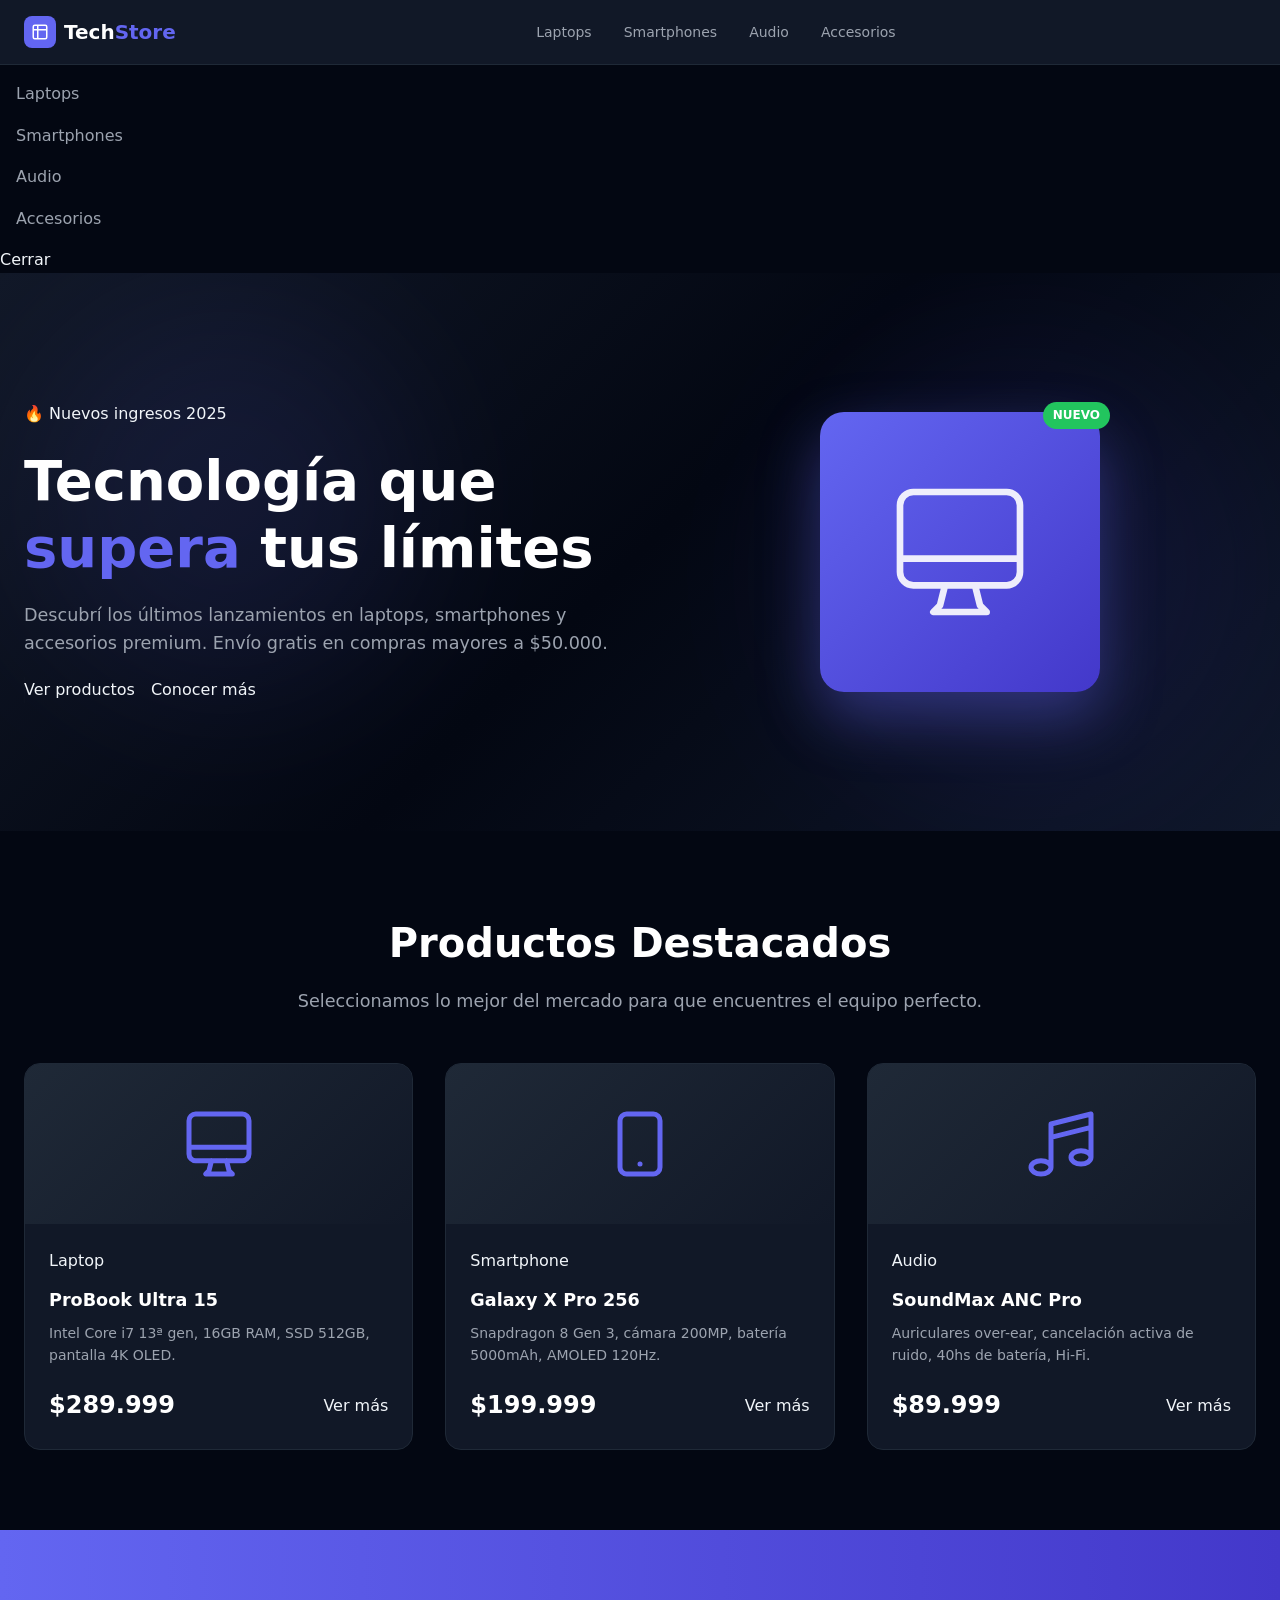
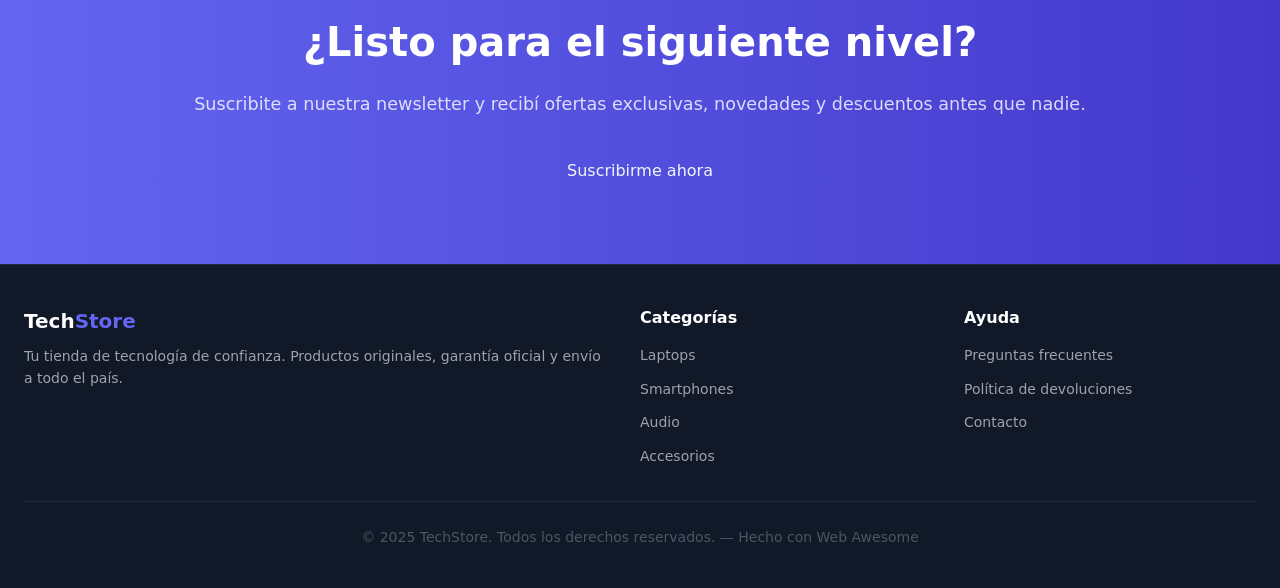
<file: reto5 (2)/version-con-otro-framework/index.html>
<!DOCTYPE html>
<html lang="es">
<head>
  <meta charset="UTF-8" />
  <meta name="viewport" content="width=device-width, initial-scale=1.0"/>
  <title>TechStore — Tecnología al Límite</title>

  <!-- Web Awesome CDN -->
  <link rel="stylesheet"
    href="https://early.webawesome.com/webawesome@3.0.0-beta.6/dist/styles/themes/default.css"/>
  <script type="module"
    src="https://early.webawesome.com/webawesome@3.0.0-beta.6/dist/webawesome.loader.js"></script>

  <link rel="stylesheet" href="css/estilos.css"/>
</head>
<body>

  <!-- ===== HEADER ===== -->
  <header class="ts-header">
    <div class="ts-container ts-header-inner">

      <!-- Logo -->
      <a href="index.html" class="ts-logo">
        <div class="ts-logo-icon">
          <svg width="18" height="18" fill="none" stroke="white" viewBox="0 0 24 24">
            <path stroke-linecap="round" stroke-linejoin="round" stroke-width="2"
              d="M9 3H5a2 2 0 00-2 2v4m6-6h10a2 2 0 012 2v4M9 3v18m0 0h10a2 2 0 002-2V9M9 21H5a2 2 0 01-2-2V9m0 0h18"/>
          </svg>
        </div>
        <span class="ts-logo-text">Tech<span class="ts-accent">Store</span></span>
      </a>

      <!-- Nav desktop -->
      <nav class="ts-nav-desktop">
        <a href="#">Laptops</a>
        <a href="#">Smartphones</a>
        <a href="#">Audio</a>
        <a href="#">Accesorios</a>
      </nav>

      <!-- Carrito -->
      <div class="ts-header-actions">
        <wa-badge pill value="3" variant="brand">
          <wa-icon-button name="cart3" label="Carrito"></wa-icon-button>
        </wa-badge>
        <!-- Menú mobile -->
        <wa-icon-button name="list" label="Menú" class="ts-hamburger"
          onclick="document.getElementById('mobile-drawer').open = true">
        </wa-icon-button>
      </div>
    </div>
  </header>

  <!-- Drawer móvil -->
  <wa-drawer id="mobile-drawer" label="Menú" placement="end">
    <nav class="ts-drawer-nav">
      <a href="#">Laptops</a>
      <a href="#">Smartphones</a>
      <a href="#">Audio</a>
      <a href="#">Accesorios</a>
    </nav>
    <wa-button slot="footer" variant="neutral" onclick="document.getElementById('mobile-drawer').open = false">
      Cerrar
    </wa-button>
  </wa-drawer>

  <!-- ===== HERO ===== -->
  <section class="ts-hero">
    <div class="ts-hero-glow ts-hero-glow--left"></div>
    <div class="ts-hero-glow ts-hero-glow--right"></div>

    <div class="ts-container ts-hero-inner">
      <div class="ts-hero-text">
        <wa-badge variant="brand" pill>🔥 Nuevos ingresos 2025</wa-badge>
        <h1 class="ts-hero-title">
          Tecnología que <span class="ts-accent">supera</span> tus límites
        </h1>
        <p class="ts-hero-sub">
          Descubrí los últimos lanzamientos en laptops, smartphones y accesorios premium. Envío gratis en compras mayores a $50.000.
        </p>
        <div class="ts-hero-btns">
          <wa-button href="#productos" variant="brand" size="large" class="btn-hero">
            Ver productos
          </wa-button>
          <wa-button href="#" variant="neutral" size="large" outline>
            Conocer más
          </wa-button>
        </div>
      </div>

      <div class="ts-hero-img">
        <div class="ts-hero-imgbox">
          <svg width="160" height="160" fill="none" stroke="white" stroke-opacity="0.9" viewBox="0 0 24 24">
            <path stroke-linecap="round" stroke-linejoin="round" stroke-width="1"
              d="M9.75 17L9 20l-1 1h8l-1-1-.75-3M3 13h18M5 17h14a2 2 0 002-2V5a2 2 0 00-2-2H5a2 2 0 00-2 2v10a2 2 0 002 2z"/>
          </svg>
          <span class="ts-hero-badge">NUEVO</span>
        </div>
      </div>
    </div>
  </section>

  <!-- ===== PRODUCTOS ===== -->
  <section id="productos" class="ts-section">
    <div class="ts-container">
      <div class="ts-section-header">
        <h2 class="ts-section-title">Productos Destacados</h2>
        <p class="ts-section-sub">Seleccionamos lo mejor del mercado para que encuentres el equipo perfecto.</p>
      </div>

      <!-- Grilla 3 cards con Web Awesome -->
      <div class="ts-grid-3">

        <!-- Card 1 -->
        <wa-card class="ts-card">
          <div slot="image" class="ts-card-img">
            <svg width="80" height="80" fill="none" stroke="var(--ts-accent)" viewBox="0 0 24 24">
              <path stroke-linecap="round" stroke-linejoin="round" stroke-width="1.5"
                d="M9.75 17L9 20l-1 1h8l-1-1-.75-3M3 13h18M5 17h14a2 2 0 002-2V5a2 2 0 00-2-2H5a2 2 0 00-2 2v10a2 2 0 002 2z"/>
            </svg>
          </div>
          <div class="ts-card-body">
            <wa-badge variant="brand" size="small">Laptop</wa-badge>
            <h3 class="ts-card-title">ProBook Ultra 15</h3>
            <p class="ts-card-desc">Intel Core i7 13ª gen, 16GB RAM, SSD 512GB, pantalla 4K OLED.</p>
            <div class="ts-card-footer">
              <span class="ts-card-price">$289.999</span>
              <wa-button href="detalle_producto.html" variant="brand" size="small" class="btn-card">
                Ver más
              </wa-button>
            </div>
          </div>
        </wa-card>

        <!-- Card 2 -->
        <wa-card class="ts-card">
          <div slot="image" class="ts-card-img">
            <svg width="80" height="80" fill="none" stroke="var(--ts-accent)" viewBox="0 0 24 24">
              <path stroke-linecap="round" stroke-linejoin="round" stroke-width="1.5"
                d="M12 18h.01M8 21h8a2 2 0 002-2V5a2 2 0 00-2-2H8a2 2 0 00-2 2v14a2 2 0 002 2z"/>
            </svg>
          </div>
          <div class="ts-card-body">
            <wa-badge variant="brand" size="small">Smartphone</wa-badge>
            <h3 class="ts-card-title">Galaxy X Pro 256</h3>
            <p class="ts-card-desc">Snapdragon 8 Gen 3, cámara 200MP, batería 5000mAh, AMOLED 120Hz.</p>
            <div class="ts-card-footer">
              <span class="ts-card-price">$199.999</span>
              <wa-button href="detalle_producto.html" variant="brand" size="small" class="btn-card">
                Ver más
              </wa-button>
            </div>
          </div>
        </wa-card>

        <!-- Card 3 -->
        <wa-card class="ts-card">
          <div slot="image" class="ts-card-img">
            <svg width="80" height="80" fill="none" stroke="var(--ts-accent)" viewBox="0 0 24 24">
              <path stroke-linecap="round" stroke-linejoin="round" stroke-width="1.5"
                d="M9 19V6l12-3v13M9 19c0 1.105-1.343 2-3 2s-3-.895-3-2 1.343-2 3-2 3 .895 3 2zm12-3c0 1.105-1.343 2-3 2s-3-.895-3-2 1.343-2 3-2 3 .895 3 2zM9 10l12-3"/>
            </svg>
          </div>
          <div class="ts-card-body">
            <wa-badge variant="brand" size="small">Audio</wa-badge>
            <h3 class="ts-card-title">SoundMax ANC Pro</h3>
            <p class="ts-card-desc">Auriculares over-ear, cancelación activa de ruido, 40hs de batería, Hi-Fi.</p>
            <div class="ts-card-footer">
              <span class="ts-card-price">$89.999</span>
              <wa-button href="detalle_producto.html" variant="brand" size="small" class="btn-card">
                Ver más
              </wa-button>
            </div>
          </div>
        </wa-card>

      </div>
    </div>
  </section>

  <!-- ===== CALL TO ACTION ===== -->
  <section class="ts-cta">
    <div class="ts-container ts-cta-inner">
      <h2 class="ts-cta-title">¿Listo para el siguiente nivel?</h2>
      <p class="ts-cta-sub">
        Suscribite a nuestra newsletter y recibí ofertas exclusivas, novedades y descuentos antes que nadie.
      </p>
      <wa-button variant="neutral" size="large" class="btn-cta">
        Suscribirme ahora
      </wa-button>
    </div>
  </section>

  <!-- ===== FOOTER ===== -->
  <footer class="ts-footer">
    <div class="ts-container ts-footer-grid">
      <div>
        <span class="ts-logo-text">Tech<span class="ts-accent">Store</span></span>
        <p class="ts-footer-desc">Tu tienda de tecnología de confianza. Productos originales, garantía oficial y envío a todo el país.</p>
      </div>
      <div>
        <h4 class="ts-footer-heading">Categorías</h4>
        <ul class="ts-footer-links">
          <li><a href="#">Laptops</a></li>
          <li><a href="#">Smartphones</a></li>
          <li><a href="#">Audio</a></li>
          <li><a href="#">Accesorios</a></li>
        </ul>
      </div>
      <div>
        <h4 class="ts-footer-heading">Ayuda</h4>
        <ul class="ts-footer-links">
          <li><a href="#">Preguntas frecuentes</a></li>
          <li><a href="#">Política de devoluciones</a></li>
          <li><a href="#">Contacto</a></li>
        </ul>
      </div>
    </div>
    <div class="ts-footer-copy">
      &copy; 2025 TechStore. Todos los derechos reservados. — Hecho con Web Awesome
    </div>
  </footer>

</body>
</html>
</file>
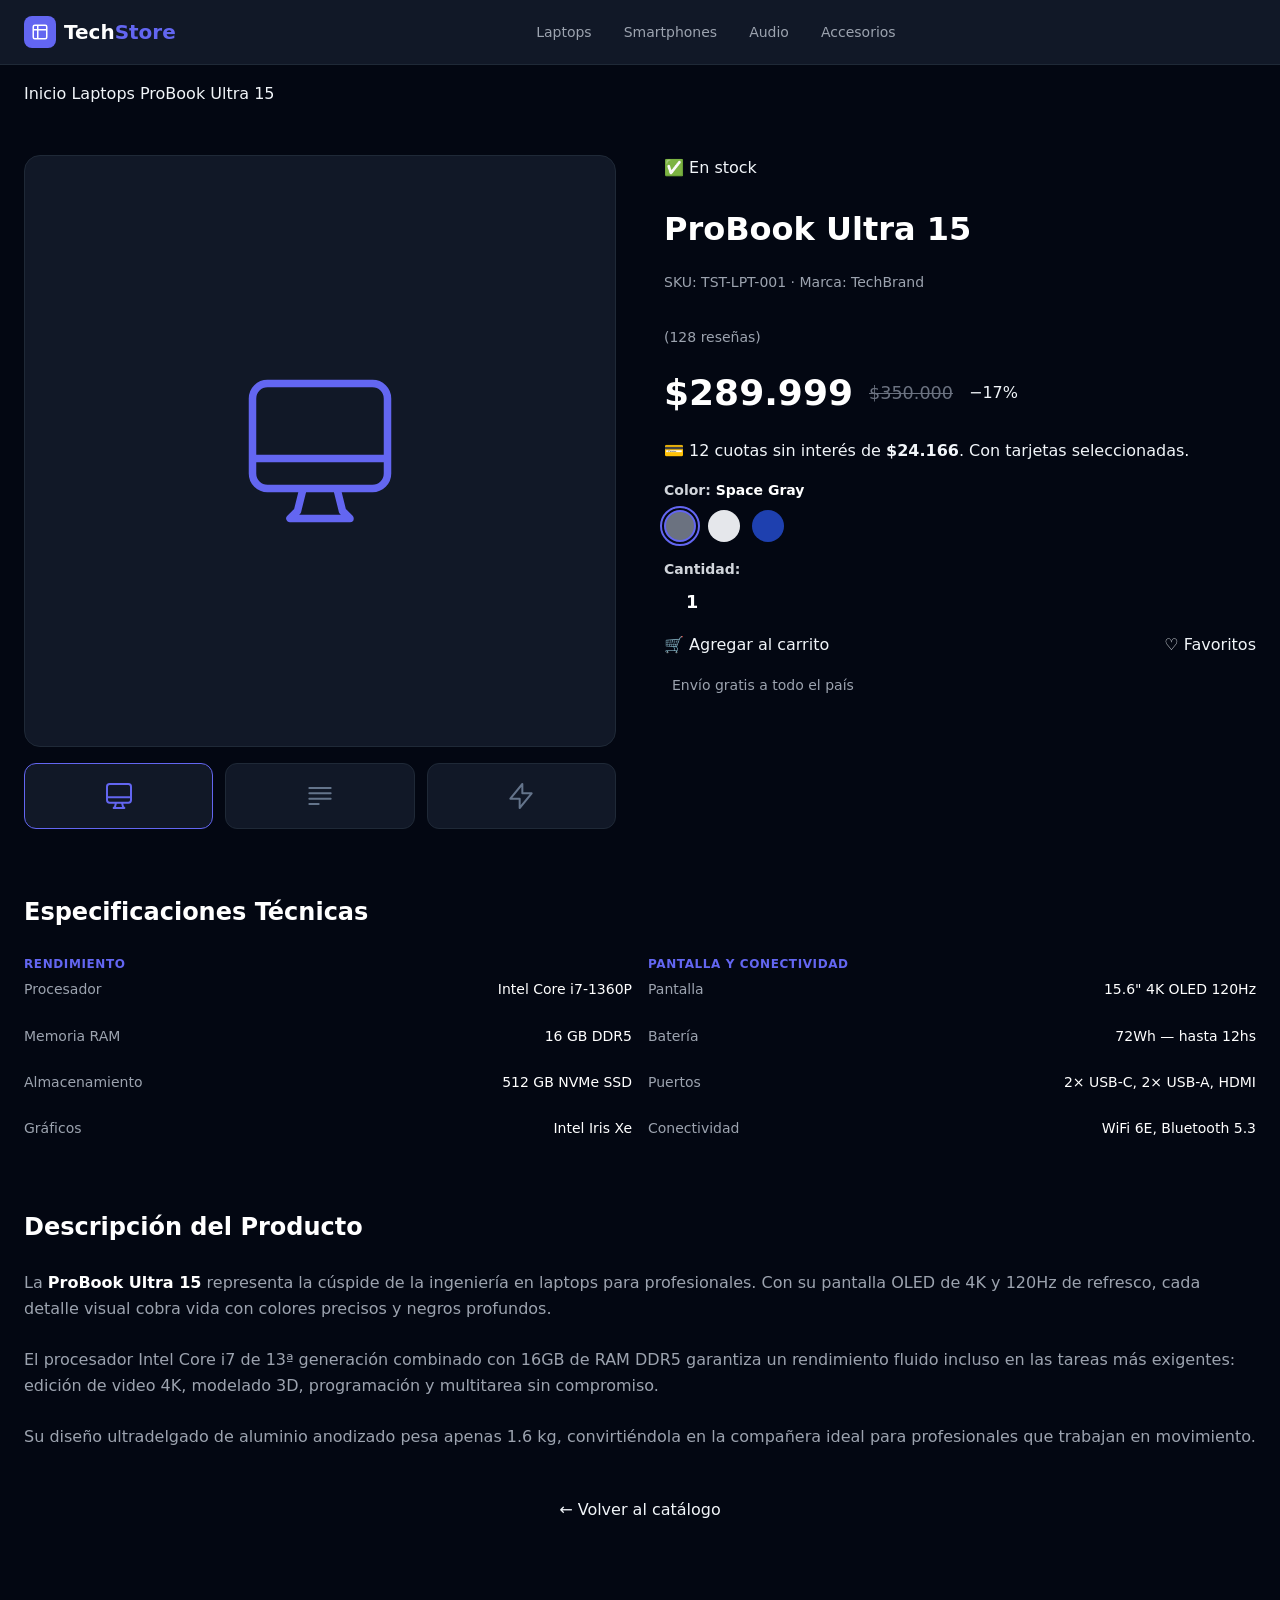
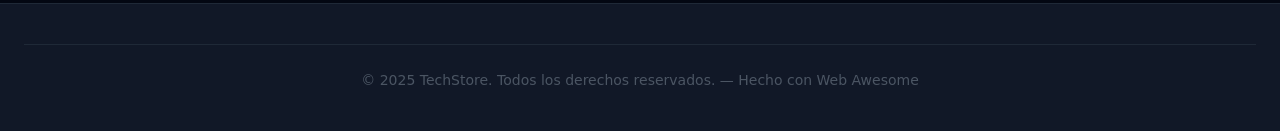
<file: reto5 (2)/version-con-otro-framework/detalle_producto.html>
<!DOCTYPE html>
<html lang="es">
<head>
  <meta charset="UTF-8" />
  <meta name="viewport" content="width=device-width, initial-scale=1.0"/>
  <title>ProBook Ultra 15 — TechStore</title>

  <!-- Web Awesome CDN -->
  <link rel="stylesheet"
    href="https://early.webawesome.com/webawesome@3.0.0-beta.6/dist/styles/themes/default.css"/>
  <script type="module"
    src="https://early.webawesome.com/webawesome@3.0.0-beta.6/dist/webawesome.loader.js"></script>

  <link rel="stylesheet" href="css/estilos.css"/>
</head>
<body>

  <!-- ===== HEADER ===== -->
  <header class="ts-header">
    <div class="ts-container ts-header-inner">
      <a href="index.html" class="ts-logo">
        <div class="ts-logo-icon">
          <svg width="18" height="18" fill="none" stroke="white" viewBox="0 0 24 24">
            <path stroke-linecap="round" stroke-linejoin="round" stroke-width="2"
              d="M9 3H5a2 2 0 00-2 2v4m6-6h10a2 2 0 012 2v4M9 3v18m0 0h10a2 2 0 002-2V9M9 21H5a2 2 0 01-2-2V9m0 0h18"/>
          </svg>
        </div>
        <span class="ts-logo-text">Tech<span class="ts-accent">Store</span></span>
      </a>
      <nav class="ts-nav-desktop">
        <a href="#">Laptops</a>
        <a href="#">Smartphones</a>
        <a href="#">Audio</a>
        <a href="#">Accesorios</a>
      </nav>
      <div class="ts-header-actions">
        <wa-badge pill value="3" variant="brand">
          <wa-icon-button name="cart3" label="Carrito"></wa-icon-button>
        </wa-badge>
      </div>
    </div>
  </header>

  <!-- BREADCRUMB -->
  <div class="ts-container ts-breadcrumb">
    <wa-breadcrumb>
      <wa-breadcrumb-item href="index.html">Inicio</wa-breadcrumb-item>
      <wa-breadcrumb-item href="#">Laptops</wa-breadcrumb-item>
      <wa-breadcrumb-item>ProBook Ultra 15</wa-breadcrumb-item>
    </wa-breadcrumb>
  </div>

  <!-- ===== DETALLE DEL PRODUCTO ===== -->
  <main class="ts-container ts-detalle">

    <!-- Grid imagen + info -->
    <div class="ts-detalle-grid">

      <!-- Imagen -->
      <div class="ts-detalle-imgs">
        <div class="ts-detalle-main-img">
          <svg width="180" height="180" fill="none" stroke="var(--ts-accent)" viewBox="0 0 24 24">
            <path stroke-linecap="round" stroke-linejoin="round" stroke-width="1"
              d="M9.75 17L9 20l-1 1h8l-1-1-.75-3M3 13h18M5 17h14a2 2 0 002-2V5a2 2 0 00-2-2H5a2 2 0 00-2 2v10a2 2 0 002 2z"/>
          </svg>
        </div>
        <div class="ts-detalle-thumbs">
          <div class="ts-thumb ts-thumb--active">
            <svg width="32" height="32" fill="none" stroke="var(--ts-accent)" viewBox="0 0 24 24">
              <path stroke-linecap="round" stroke-linejoin="round" stroke-width="1.5"
                d="M9.75 17L9 20l-1 1h8l-1-1-.75-3M3 13h18M5 17h14a2 2 0 002-2V5a2 2 0 00-2-2H5a2 2 0 00-2 2v10a2 2 0 002 2z"/>
            </svg>
          </div>
          <div class="ts-thumb">
            <svg width="32" height="32" fill="none" stroke="#64748b" viewBox="0 0 24 24">
              <path stroke-linecap="round" stroke-linejoin="round" stroke-width="1.5" d="M4 6h16M4 10h16M4 14h16M4 18h7"/>
            </svg>
          </div>
          <div class="ts-thumb">
            <svg width="32" height="32" fill="none" stroke="#64748b" viewBox="0 0 24 24">
              <path stroke-linecap="round" stroke-linejoin="round" stroke-width="1.5" d="M13 10V3L4 14h7v7l9-11h-7z"/>
            </svg>
          </div>
        </div>
      </div>

      <!-- Info -->
      <div class="ts-detalle-info">
        <wa-badge variant="success" pill>✅ En stock</wa-badge>
        <h1 class="ts-detalle-title">ProBook Ultra 15</h1>
        <p class="ts-detalle-sku">SKU: TST-LPT-001 · Marca: TechBrand</p>

        <!-- Rating -->
        <wa-rating value="4" label="4 de 5 estrellas" readonly class="ts-rating"></wa-rating>
        <span class="ts-rating-count">(128 reseñas)</span>

        <!-- Precio -->
        <div class="ts-precio-row">
          <span class="ts-precio">$289.999</span>
          <span class="ts-precio-old">$350.000</span>
          <wa-badge variant="success">−17%</wa-badge>
        </div>

        <!-- Cuotas -->
        <wa-alert variant="success" open class="ts-cuotas">
          💳 12 cuotas sin interés de <strong>$24.166</strong>. Con tarjetas seleccionadas.
        </wa-alert>

        <!-- Color -->
        <div class="ts-opcion-grupo">
          <p class="ts-opcion-label">Color: <strong>Space Gray</strong></p>
          <div class="ts-colores">
            <button class="ts-color ts-color--gray ts-color--active"></button>
            <button class="ts-color ts-color--white"></button>
            <button class="ts-color ts-color--blue"></button>
          </div>
        </div>

        <!-- Cantidad -->
        <div class="ts-opcion-grupo">
          <p class="ts-opcion-label">Cantidad:</p>
          <div class="ts-cantidad">
            <wa-icon-button name="dash" label="Menos"></wa-icon-button>
            <span class="ts-cantidad-num">1</span>
            <wa-icon-button name="plus" label="Más"></wa-icon-button>
          </div>
        </div>

        <!-- Botones -->
        <div class="ts-detalle-btns">
          <wa-button variant="brand" size="large" class="btn-cta ts-btn-comprar">
            🛒 Agregar al carrito
          </wa-button>
          <wa-button variant="neutral" size="large" outline>
            ♡ Favoritos
          </wa-button>
        </div>

        <!-- Envío -->
        <p class="ts-envio">
          <wa-icon name="check-circle-fill" style="color: var(--wa-color-green-600)"></wa-icon>
          Envío gratis a todo el país
        </p>
      </div>
    </div>

    <!-- Especificaciones -->
    <div class="ts-specs">
      <h2 class="ts-specs-title">Especificaciones Técnicas</h2>
      <div class="ts-specs-grid">
        <wa-card class="ts-specs-card">
          <p slot="header" class="ts-specs-cat">Rendimiento</p>
          <dl class="ts-specs-dl">
            <div class="ts-spec-row"><dt>Procesador</dt><dd>Intel Core i7-1360P</dd></div>
            <wa-divider></wa-divider>
            <div class="ts-spec-row"><dt>Memoria RAM</dt><dd>16 GB DDR5</dd></div>
            <wa-divider></wa-divider>
            <div class="ts-spec-row"><dt>Almacenamiento</dt><dd>512 GB NVMe SSD</dd></div>
            <wa-divider></wa-divider>
            <div class="ts-spec-row"><dt>Gráficos</dt><dd>Intel Iris Xe</dd></div>
          </dl>
        </wa-card>
        <wa-card class="ts-specs-card">
          <p slot="header" class="ts-specs-cat">Pantalla y Conectividad</p>
          <dl class="ts-specs-dl">
            <div class="ts-spec-row"><dt>Pantalla</dt><dd>15.6" 4K OLED 120Hz</dd></div>
            <wa-divider></wa-divider>
            <div class="ts-spec-row"><dt>Batería</dt><dd>72Wh — hasta 12hs</dd></div>
            <wa-divider></wa-divider>
            <div class="ts-spec-row"><dt>Puertos</dt><dd>2× USB-C, 2× USB-A, HDMI</dd></div>
            <wa-divider></wa-divider>
            <div class="ts-spec-row"><dt>Conectividad</dt><dd>WiFi 6E, Bluetooth 5.3</dd></div>
          </dl>
        </wa-card>
      </div>
    </div>

    <!-- Descripción -->
    <div class="ts-descripcion">
      <h2 class="ts-specs-title">Descripción del Producto</h2>
      <wa-card>
        <p>La <strong>ProBook Ultra 15</strong> representa la cúspide de la ingeniería en laptops para profesionales. Con su pantalla OLED de 4K y 120Hz de refresco, cada detalle visual cobra vida con colores precisos y negros profundos.</p>
        <br/>
        <p>El procesador Intel Core i7 de 13ª generación combinado con 16GB de RAM DDR5 garantiza un rendimiento fluido incluso en las tareas más exigentes: edición de video 4K, modelado 3D, programación y multitarea sin compromiso.</p>
        <br/>
        <p>Su diseño ultradelgado de aluminio anodizado pesa apenas 1.6 kg, convirtiéndola en la compañera ideal para profesionales que trabajan en movimiento.</p>
      </wa-card>
    </div>

    <!-- Volver -->
    <div class="ts-volver">
      <wa-button href="index.html" variant="neutral" outline>
        ← Volver al catálogo
      </wa-button>
    </div>

  </main>

  <!-- ===== FOOTER ===== -->
  <footer class="ts-footer">
    <div class="ts-footer-copy">
      &copy; 2025 TechStore. Todos los derechos reservados. — Hecho con Web Awesome
    </div>
  </footer>

</body>
</html>
</file>
<file: reto5 (2)/version-con-otro-framework/css/estilos.css>
/* estilos.css — TechStore versión Web Awesome */
/* Mismo diseño visual que la versión Tailwind, construido con CSS puro */

/* ===== TOKENS DE DISEÑO ===== */
:root {
  --ts-bg:        #030712;
  --ts-bg-2:      #111827;
  --ts-bg-3:      #1f2937;
  --ts-border:    #1f2937;
  --ts-text:      #f1f5f9;
  --ts-text-muted:#9ca3af;
  --ts-accent:    #6366f1;
  --ts-accent-dk: #4f46e5;
  --ts-accent-lt: #818cf8;

  /* Sobreescribir tokens de Web Awesome con nuestra paleta */
  --wa-color-brand-500: #6366f1;
  --wa-color-brand-600: #4f46e5;
  --wa-color-brand-400: #818cf8;
}

/* ===== RESET BASE ===== */
*, *::before, *::after { box-sizing: border-box; margin: 0; padding: 0; }

html { scroll-behavior: smooth; }

body {
  background: var(--ts-bg);
  color: var(--ts-text);
  font-family: 'Inter', system-ui, -apple-system, sans-serif;
  line-height: 1.6;
}

a { text-decoration: none; color: inherit; }

/* ===== LAYOUT ===== */
.ts-container {
  max-width: 1280px;
  margin: 0 auto;
  padding: 0 1.5rem;
}

/* ===== HEADER ===== */
.ts-header {
  background: var(--ts-bg-2);
  border-bottom: 1px solid var(--ts-border);
  position: sticky;
  top: 0;
  z-index: 50;
}
.ts-header-inner {
  display: flex;
  align-items: center;
  justify-content: space-between;
  height: 64px;
}
.ts-logo {
  display: flex;
  align-items: center;
  gap: 8px;
}
.ts-logo-icon {
  width: 32px; height: 32px;
  background: var(--ts-accent);
  border-radius: 8px;
  display: flex; align-items: center; justify-content: center;
}
.ts-logo-text {
  font-size: 1.25rem;
  font-weight: 800;
  color: white;
}
.ts-accent { color: var(--ts-accent); }

.ts-nav-desktop {
  display: none;
  gap: 2rem;
}
@media (min-width: 768px) {
  .ts-nav-desktop { display: flex; }
  .ts-hamburger { display: none !important; }
}
.ts-nav-desktop a {
  font-size: 0.875rem;
  font-weight: 500;
  color: var(--ts-text-muted);
  transition: color 0.2s;
}
.ts-nav-desktop a:hover { color: white; }
.ts-header-actions { display: flex; align-items: center; gap: 1rem; }

/* Drawer nav */
.ts-drawer-nav {
  display: flex;
  flex-direction: column;
  gap: 1rem;
  padding: 1rem;
}
.ts-drawer-nav a { font-size: 1rem; color: var(--ts-text-muted); }
.ts-drawer-nav a:hover { color: white; }

/* ===== HERO ===== */
.ts-hero {
  position: relative;
  background: linear-gradient(135deg, #111827 0%, #030712 50%, #0f172a 100%);
  overflow: hidden;
  padding: 5rem 0;
}
@media (min-width: 768px) { .ts-hero { padding: 8rem 0; } }

.ts-hero-glow {
  position: absolute;
  width: 24rem; height: 24rem;
  border-radius: 50%;
  filter: blur(80px);
  opacity: 0.1;
  pointer-events: none;
}
.ts-hero-glow--left  { background: var(--ts-accent); top: 2rem; left: 2rem; }
.ts-hero-glow--right { background: #4338ca; bottom: 2rem; right: 2rem; width: 28rem; height: 28rem; }

.ts-hero-inner {
  position: relative;
  display: grid;
  grid-template-columns: 1fr;
  gap: 3rem;
  align-items: center;
}
@media (min-width: 768px) { .ts-hero-inner { grid-template-columns: 1fr 1fr; } }

.ts-hero-text { display: flex; flex-direction: column; gap: 1.25rem; }
.ts-hero-title {
  font-size: clamp(2rem, 5vw, 3.5rem);
  font-weight: 900;
  color: white;
  line-height: 1.2;
}
.ts-hero-sub { color: var(--ts-text-muted); font-size: 1.1rem; }
.ts-hero-btns { display: flex; flex-wrap: wrap; gap: 1rem; }

.ts-hero-img { display: flex; justify-content: center; }
.ts-hero-imgbox {
  position: relative;
  width: 280px; height: 280px;
  background: linear-gradient(135deg, var(--ts-accent), #4338ca);
  border-radius: 1.5rem;
  display: flex; align-items: center; justify-content: center;
  box-shadow: 0 25px 60px rgba(99,102,241,0.4);
}
.ts-hero-badge {
  position: absolute;
  top: -10px; right: -10px;
  background: #22c55e;
  color: white;
  font-size: 0.75rem;
  font-weight: 700;
  padding: 4px 10px;
  border-radius: 999px;
}

/* Micro-interacción botón hero (Clase 7) */
.btn-hero {
  position: relative;
  overflow: hidden;
  transition: transform 0.3s ease, box-shadow 0.3s ease;
}
.btn-hero:hover {
  transform: translateY(-3px);
  box-shadow: 0 10px 30px rgba(99,102,241,0.4);
}
.btn-hero::after {
  content: '';
  position: absolute;
  inset: 0;
  background: rgba(255,255,255,0.1);
  transform: translateX(-100%);
  transition: transform 0.3s ease;
}
.btn-hero:hover::after { transform: translateX(0); }

/* ===== SECCIONES ===== */
.ts-section { padding: 5rem 0; }

.ts-section-header { text-align: center; margin-bottom: 3rem; }
.ts-section-title {
  font-size: clamp(1.75rem, 4vw, 2.5rem);
  font-weight: 900;
  color: white;
  margin-bottom: 0.75rem;
}
.ts-section-sub { color: var(--ts-text-muted); font-size: 1.1rem; }

/* ===== GRILLA PRODUCTOS ===== */
.ts-grid-3 {
  display: grid;
  grid-template-columns: 1fr;
  gap: 2rem;
}
@media (min-width: 640px)  { .ts-grid-3 { grid-template-columns: 1fr 1fr; } }
@media (min-width: 1024px) { .ts-grid-3 { grid-template-columns: 1fr 1fr 1fr; } }

/* ===== CARDS ===== */
.ts-card {
  background: var(--ts-bg-2) !important;
  border: 1px solid var(--ts-border) !important;
  border-radius: 1rem !important;
  overflow: hidden;
  transition: transform 0.3s ease, border-color 0.3s ease, box-shadow 0.3s ease;
}
.ts-card:hover {
  transform: translateY(-8px);
  border-color: var(--ts-accent) !important;
  box-shadow: 0 20px 40px rgba(99,102,241,0.12);
}
.ts-card-img {
  background: linear-gradient(135deg, var(--ts-bg-3), var(--ts-bg-2));
  display: flex; align-items: center; justify-content: center;
  padding: 2.5rem;
  min-height: 160px;
  transition: transform 0.3s ease;
}
.ts-card:hover .ts-card-img svg { transform: scale(1.1); }
.ts-card-img svg { transition: transform 0.3s ease; }

.ts-card-body { padding: 1.5rem; display: flex; flex-direction: column; gap: 0.5rem; }
.ts-card-title { font-size: 1.1rem; font-weight: 700; color: white; margin-top: 0.25rem; }
.ts-card-desc  { font-size: 0.875rem; color: var(--ts-text-muted); }
.ts-card-footer { display: flex; align-items: center; justify-content: space-between; margin-top: 0.75rem; }
.ts-card-price { font-size: 1.5rem; font-weight: 900; color: white; }

/* Micro-interacción botón card (Clase 7) */
.btn-card {
  transition: transform 0.2s ease, box-shadow 0.2s ease;
}
.btn-card:hover {
  transform: translateY(-2px);
  box-shadow: 0 6px 16px rgba(99,102,241,0.35);
}

/* ===== CTA SECTION ===== */
.ts-cta {
  background: linear-gradient(90deg, var(--ts-accent), #4338ca);
  padding: 5rem 0;
}
.ts-cta-inner { text-align: center; }
.ts-cta-title {
  font-size: clamp(1.75rem, 4vw, 2.5rem);
  font-weight: 900;
  color: white;
  margin-bottom: 1rem;
}
.ts-cta-sub { color: rgba(255,255,255,0.8); font-size: 1.1rem; margin-bottom: 2.5rem; }

/* Micro-interacción botón CTA (Clase 7) */
.btn-cta {
  position: relative;
  overflow: hidden;
  transition: transform 0.3s ease, box-shadow 0.3s ease;
}
.btn-cta:hover {
  transform: translateY(-3px);
  box-shadow: 0 12px 30px rgba(0,0,0,0.3);
}
.btn-cta::before {
  content: '';
  position: absolute;
  top: 50%; left: 50%;
  width: 0; height: 0;
  background: rgba(255,255,255,0.15);
  border-radius: 50%;
  transform: translate(-50%, -50%);
  transition: width 0.5s ease, height 0.5s ease;
}
.btn-cta:hover::before { width: 300px; height: 300px; }

/* ===== FOOTER ===== */
.ts-footer {
  background: var(--ts-bg-2);
  border-top: 1px solid var(--ts-border);
  padding: 2.5rem 0;
}
.ts-footer-grid {
  display: grid;
  grid-template-columns: 1fr;
  gap: 2rem;
  margin-bottom: 2rem;
}
@media (min-width: 768px) { .ts-footer-grid { grid-template-columns: 2fr 1fr 1fr; } }
.ts-footer-desc { color: var(--ts-text-muted); font-size: 0.875rem; margin-top: 0.5rem; }
.ts-footer-heading { color: white; font-weight: 600; margin-bottom: 0.75rem; }
.ts-footer-links { list-style: none; display: flex; flex-direction: column; gap: 0.5rem; }
.ts-footer-links a { color: var(--ts-text-muted); font-size: 0.875rem; transition: color 0.2s; }
.ts-footer-links a:hover { color: white; }
.ts-footer-copy { text-align: center; color: #4b5563; font-size: 0.875rem; border-top: 1px solid var(--ts-border); padding-top: 1.5rem; margin: 0 1.5rem; }

/* ===== PÁGINA DETALLE ===== */
.ts-breadcrumb { padding: 1rem 1.5rem; }
.ts-detalle { padding: 2rem 1.5rem 5rem; }

.ts-detalle-grid {
  display: grid;
  grid-template-columns: 1fr;
  gap: 3rem;
  margin-bottom: 4rem;
}
@media (min-width: 1024px) { .ts-detalle-grid { grid-template-columns: 1fr 1fr; } }

/* Imágenes detalle */
.ts-detalle-imgs { display: flex; flex-direction: column; gap: 1rem; }
.ts-detalle-main-img {
  background: var(--ts-bg-2);
  border: 1px solid var(--ts-border);
  border-radius: 1rem;
  display: flex; align-items: center; justify-content: center;
  padding: 3rem;
  aspect-ratio: 1;
}
.ts-detalle-thumbs { display: grid; grid-template-columns: repeat(3, 1fr); gap: 0.75rem; }
.ts-thumb {
  background: var(--ts-bg-2);
  border: 1px solid var(--ts-border);
  border-radius: 0.75rem;
  padding: 1rem;
  display: flex; align-items: center; justify-content: center;
  cursor: pointer;
  transition: border-color 0.2s;
}
.ts-thumb:hover { border-color: #4b5563; }
.ts-thumb--active { border-color: var(--ts-accent) !important; }

/* Info detalle */
.ts-detalle-info { display: flex; flex-direction: column; gap: 1rem; }
.ts-detalle-title { font-size: 2rem; font-weight: 900; color: white; margin-top: 0.5rem; }
.ts-detalle-sku { color: var(--ts-text-muted); font-size: 0.875rem; }
.ts-rating { display: block; }
.ts-rating-count { color: var(--ts-text-muted); font-size: 0.875rem; }

.ts-precio-row { display: flex; align-items: center; gap: 1rem; flex-wrap: wrap; }
.ts-precio { font-size: 2.25rem; font-weight: 900; color: white; }
.ts-precio-old { color: #6b7280; text-decoration: line-through; font-size: 1.1rem; }

.ts-cuotas { --wa-color-success-50: #f0fdf4; }

.ts-opcion-grupo { display: flex; flex-direction: column; gap: 0.5rem; }
.ts-opcion-label { font-size: 0.875rem; font-weight: 600; color: #d1d5db; }
.ts-opcion-label strong { color: white; }

.ts-colores { display: flex; gap: 0.75rem; }
.ts-color {
  width: 2rem; height: 2rem;
  border-radius: 50%;
  border: 2px solid transparent;
  cursor: pointer;
  transition: border-color 0.2s;
}
.ts-color--gray  { background: #6b7280; }
.ts-color--white { background: #e5e7eb; }
.ts-color--blue  { background: #1e40af; }
.ts-color--active { border-color: var(--ts-accent); outline: 2px solid var(--ts-accent); outline-offset: 2px; }

.ts-cantidad { display: flex; align-items: center; gap: 0.75rem; }
.ts-cantidad-num { font-size: 1.1rem; font-weight: 700; color: white; min-width: 2rem; text-align: center; }

.ts-detalle-btns { display: flex; flex-direction: column; gap: 1rem; }
@media (min-width: 480px) { .ts-detalle-btns { flex-direction: row; } }
.ts-btn-comprar { flex: 1; }

.ts-envio { color: var(--ts-text-muted); font-size: 0.875rem; display: flex; align-items: center; gap: 0.5rem; }

/* Specs */
.ts-specs { margin-bottom: 4rem; }
.ts-specs-title { font-size: 1.5rem; font-weight: 800; color: white; margin-bottom: 1.5rem; }
.ts-specs-grid {
  display: grid;
  grid-template-columns: 1fr;
  gap: 1rem;
}
@media (min-width: 768px) { .ts-specs-grid { grid-template-columns: 1fr 1fr; } }
.ts-specs-cat { font-size: 0.75rem; font-weight: 700; color: var(--ts-accent); text-transform: uppercase; letter-spacing: 0.05em; }
.ts-specs-dl { display: flex; flex-direction: column; gap: 0.5rem; }
.ts-spec-row { display: flex; justify-content: space-between; font-size: 0.875rem; padding: 0.25rem 0; }
.ts-spec-row dt { color: var(--ts-text-muted); }
.ts-spec-row dd { color: white; font-weight: 500; }

/* Descripción */
.ts-descripcion { margin-bottom: 3rem; }
.ts-descripcion p { color: var(--ts-text-muted); }
.ts-descripcion strong { color: white; }

.ts-volver { text-align: center; }
</file>
